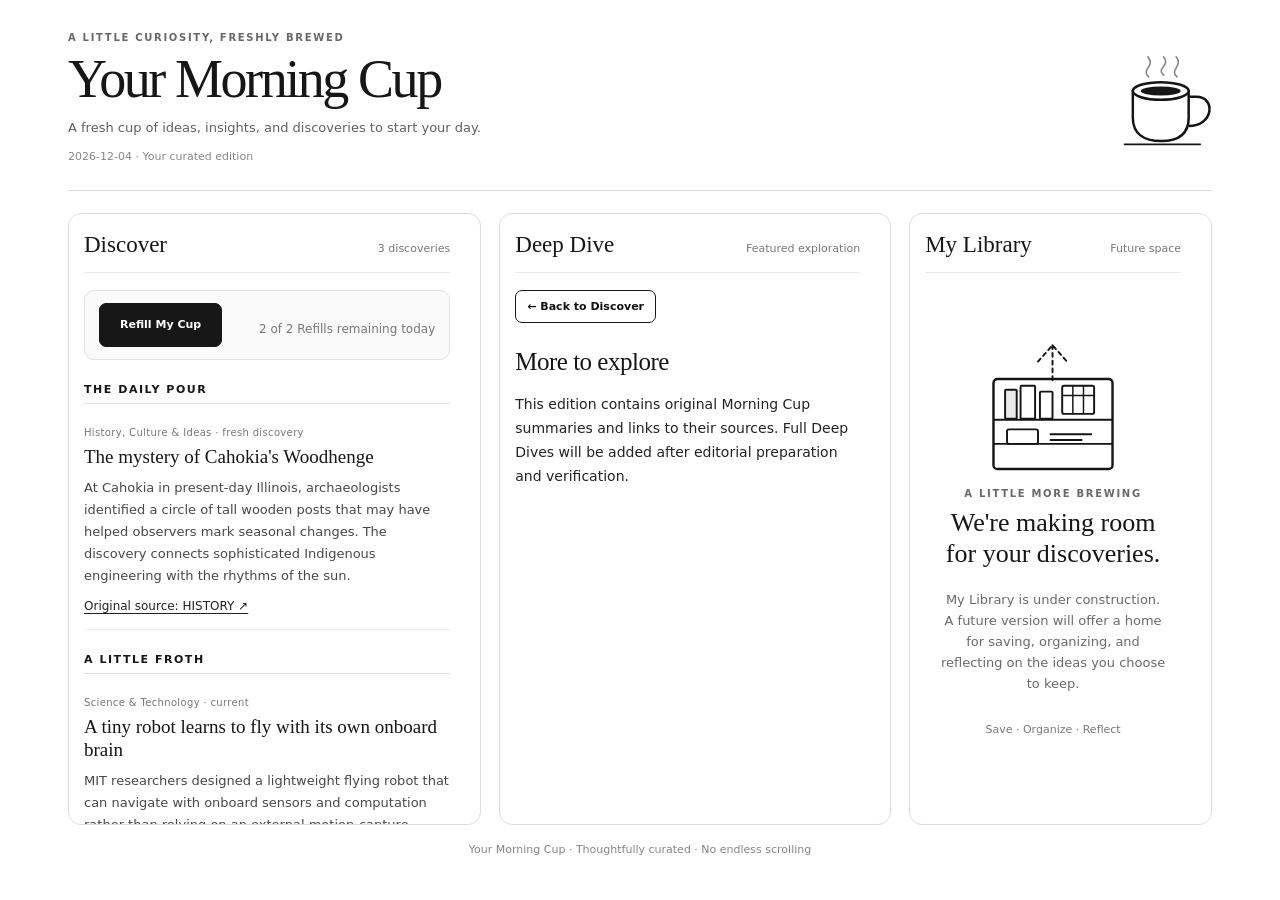
<file: index.html>
<!DOCTYPE html>
<html lang="en"><head><meta charset="utf-8"/><meta content="width=device-width, initial-scale=1" name="viewport"/><meta content="#ffffff" name="theme-color"/><meta content="Your Morning Cup: a finite, thoughtfully curated collection of ideas and discoveries." name="description"/><title>Your Morning Cup — Phase 1 Prototype</title><link rel="apple-touch-icon" sizes="180x180" href="assets/morning-cup-icon.png"/><meta name="apple-mobile-web-app-title" content="Morning Cup"/><link href="styles.css?v=20261120-refilltop1" rel="stylesheet"/><script defer="" src="app.js"></script><script defer="" src="catalog-loader.js?v=20261120-refilltop1"></script></head><body><main class="outer" id="ymc"><header class="hero"><div><div class="over">A little curiosity, freshly brewed</div><h1>Your Morning Cup</h1><p>A fresh cup of ideas, insights, and discoveries to start your day.</p><p style="margin-top:9px;font-size:11px;color:#888">October 28, 2026 · Freshly curated edition</p></div><img alt="Illustration of a coffee cup" class="cup" height="124" src="assets/coffee-cup.svg" width="120"/></header>
<nav aria-label="Morning Cup sections" class="tabs" role="tablist"><button aria-controls="ymc-discover" aria-selected="true" class="tab" data-go="discover" role="tab">Discover</button><button aria-controls="ymc-deep" aria-selected="false" class="tab" data-go="deep" role="tab" tabindex="-1">Deep Dive</button><button aria-controls="ymc-library" aria-selected="false" class="tab" data-go="library" role="tab" tabindex="-1">Library</button></nav>
<div class="panels"><section aria-label="Discover" class="pane active" id="ymc-discover" role="tabpanel"><div class="pane-scroll" id="ymc-scroll-discover"><div class="panehead"><h2>Discover</h2><span class="muted">8 discoveries</span></div>
<div class="sect">The Daily Pour</div>
<div class="item"><div class="meta">SPORTS · 2 MIN</div><h3>Rays rally in the 12th to keep World Series alive</h3><p>Trailing in the 12th inning of Game 4, Tampa Bay scored twice to beat Milwaukee 4–3. The Brewers still lead the Series 3–1, with Game 5 scheduled for tonight.</p><div class="linkline"><a href="https://apnews.com/article/8b8b1c9dba76a30e74ddaca2a929847b" rel="noopener noreferrer" target="_blank">Source: Associated Press ↗</a></div></div>
<div class="item"><div class="meta">PUBLIC LANDS · 2 MIN</div><h3>Arizona's newest national park has a volcanic origin</h3><p>NASA's Earth Observatory looks at Chiricahua National Park, where eruptions about 27 million years ago left rock that erosion sculpted into extraordinary spires and balanced formations.</p><div class="linkline"><a href="https://science.nasa.gov/earth/earth-observatory/the-land-of-the-standing-up-rocks/" rel="noopener noreferrer" target="_blank">Source: NASA Earth Observatory ↗</a></div></div>
<div class="sect">A Little Froth</div>
<div class="item"><div class="meta">ANIMAL BEHAVIOR · 2 MIN</div><h3>Do spiders dream? Their sleep is surprisingly complicated</h3><p>Researchers studying jumping spiders observed two sleep stages, including REM-like eye movements and muscle twitches. The findings do not establish that spiders dream—but they do challenge simple assumptions about animal sleep.</p><div class="linkline"><a href="https://www.sciencedaily.com/releases/2026/10/261026225555.htm" rel="noopener noreferrer" target="_blank">Source: ScienceDaily / University of Bonn ↗</a><button class="diveBtn" data-dive="1">Take a Deeper Dive?</button></div></div>
<div class="item"><div class="meta">SPACE ODDITIES · 1 MIN</div><h3>One moon briefly disappears behind another</h3><p>NASA's astronomy picture for today shows Ganymede passing in front of Io. The rare mutual occultation is a reminder that Jupiter's moons put on their own celestial performances.</p><div class="linkline"><a href="https://science.nasa.gov/image-article/apod-2026-october-28-the-mutual-occultation-of-ganymede-and-io/" rel="noopener noreferrer" target="_blank">Source: NASA Astronomy Picture of the Day ↗</a></div></div>
<div class="sect">Something to Chew On</div>
<div class="item"><div class="meta">PALEONTOLOGY · 3 MIN</div><h3>An ancient amphibian that lived at sea</h3><p>New fossils from roughly 237 million years ago point to an armored amphibian that may have spent its life in salt water—an unexpected evolutionary solution for animals whose skin generally presents challenges in marine environments.</p><div class="linkline"><a href="https://www.reuters.com/business/environment/ancient-armored-bottom-feeder-is-first-seagoing-amphibian-2026-10-27/" rel="noopener noreferrer" target="_blank">Source: Reuters ↗</a><button class="diveBtn" data-dive="1">Take a Deeper Dive?</button></div></div>
<div class="item"><div class="meta">GEOLOGY · 2 MIN</div><h3>How volcanoes built a landscape of stone towers</h3><p>The rock pinnacles at Chiricahua began with enormous volcanic deposits; weathering and erosion did the patient sculpting. NASA's satellite view reveals the larger landscape surrounding those formations.</p><div class="linkline"><a href="https://science.nasa.gov/earth/earth-observatory/the-land-of-the-standing-up-rocks/" rel="noopener noreferrer" target="_blank">Source: NASA Earth Observatory ↗</a></div></div>
<div class="item"><div class="meta">ASTRONOMY · 2 MIN</div><h3>Why Jupiter's moons sometimes eclipse each other</h3><p>The alignment needed to see one Galilean moon pass in front of another from Earth occurs around Jupiter's equinox. These events reveal how our viewing angle changes what we can observe.</p><div class="linkline"><a href="https://science.nasa.gov/image-article/apod-2026-october-28-the-mutual-occultation-of-ganymede-and-io/" rel="noopener noreferrer" target="_blank">Source: NASA Astronomy Picture of the Day ↗</a></div></div>
<div class="sect">The Last Sip</div>
<div class="item"><div class="quote"><p>“Imagination will often carry us to worlds that never were. But without it we go nowhere.”</p><span class="muted">— Carl Sagan</span></div><a href="https://carlsagan.com/books/" rel="noopener noreferrer" target="_blank">Source: The Carl Sagan Portal ↗</a></div>
<div class="edition-end"><svg aria-hidden="true" fill="none" height="35" viewbox="0 0 55 50" width="40"><path d="M8 12h30v17c0 9-6 13-15 13S8 38 8 29V12ZM38 17h7c10 0 8 18-7 18M3 46h46" stroke="#151515" stroke-linecap="round" stroke-width="2.5"></path></svg><div class="cupend">Your cup is empty. For now.</div><div class="muted">Enjoy the rest of your day.</div></div></div></section>
<section aria-label="Deep Dive" class="pane" id="ymc-deep" role="tabpanel"><div class="pane-scroll" id="ymc-scroll-deep"><div class="panehead"><h2>Deep Dive</h2><span class="muted">Featured exploration</span></div><button class="back" id="ymc-back">← Back to Discover</button><article class="article"><div class="over">Animal behavior · Paleontology · Evidence</div><h2>When nature surprises us: what spiders and ancient amphibians teach us about evidence</h2><p class="intro">What can a sleeping jumping spider and a fossil marine amphibian tell us about scientific discovery? Both stories remind us that unexpected evidence can challenge familiar assumptions—without answering every question.</p><div class="note">This is an <strong>editorial connection</strong> between two independent research stories. The findings do not establish a biological link between spider sleep and ancient amphibians.</div><h4>The surprising observations</h4><p>Researchers studying the jumping spider <em>Portia fimbriata</em> reported behavioral evidence of two regulated sleep stages. One included eye movements and muscle twitches similar in appearance to REM sleep. That is intriguing, but it does not show that spiders experience dreams.</p><p>Separately, fossil discoveries in China point to <em>Gerrothorax maritimus</em>, an amphibian that apparently lived in Triassic seas about 237 million years ago. Its armor and other characteristics have prompted hypotheses about how it managed the challenges of salt water.</p><h4>What the evidence can—and cannot—tell us</h4><p>Spider researchers observed behavior and responses to disturbance; they did not directly measure dream experiences. Paleontologists interpreted anatomy, sediment context, and chemical evidence; they cannot watch the extinct animal swim. Each field asks questions that its available evidence can address.</p><h4>The connection worth keeping</h4><p>Discovery often begins when observations fail to fit our expectations. Good inquiry means following those clues while keeping claims within what the evidence supports.</p><div class="note"><strong>Want to explore further?</strong> These are short summaries of publicly accessible reporting. Use the original sources below for methods, uncertainties, and context.</div><h4>Sources</h4><ul class="source-list"><li><a href="https://www.sciencedaily.com/releases/2026/10/261026225555.htm" rel="noopener noreferrer" target="_blank">University of Bonn research on spider sleep — ScienceDaily ↗</a></li><li><a href="https://www.reuters.com/business/environment/ancient-armored-bottom-feeder-is-first-seagoing-amphibian-2026-10-27/" rel="noopener noreferrer" target="_blank">Early marine amphibian fossil research — Reuters ↗</a></li></ul><p class="muted">This Deep Dive presents a bounded synthesis of linked reports; it is not a substitute for their full research papers.</p><h4>Other Places to Explore</h4><p>For additional curiosity-driven science discoveries, explore <a href="https://science.nasa.gov/" rel="noopener noreferrer" target="_blank">NASA Science ↗</a>.</p></article></div></section>
<section aria-label="Library" class="pane" id="ymc-library" role="tabpanel"><div class="pane-scroll"><div class="panehead"><h2>My Library</h2><span class="muted">Future space</span></div><div class="libraryView"><svg aria-label="Illustration of a library under construction" fill="none" height="155" role="img" viewbox="0 0 155 155" width="150"><rect height="93" rx="4" stroke="#151515" stroke-width="2.5" width="123" x="16" y="45"></rect><path d="M16 112h123M16 87h123" stroke="#151515" stroke-width="2"></path><rect fill="#eaeaea" height="30" rx="1" stroke="#151515" stroke-width="2" width="12" x="28" y="56"></rect><rect height="34" rx="1" stroke="#151515" stroke-width="2" width="15" x="44" y="52"></rect><rect height="28" rx="1" stroke="#151515" stroke-width="2" width="13" x="64" y="58"></rect><rect height="29" rx="2" stroke="#151515" stroke-width="2" width="33" x="87" y="52"></rect><path d="M87 62h33M98 52v29M109 52v29" stroke="#151515" stroke-width="1.5"></path><rect height="15" rx="2" stroke="#151515" stroke-width="2" width="32" x="30" y="97"></rect><path d="M75 102h42M75 108h32" stroke="#151515" stroke-linecap="round" stroke-width="2"></path><path d="M62 27l15-17 15 17M77 10v37" stroke="#151515" stroke-dasharray="4 4" stroke-linecap="round" stroke-linejoin="round" stroke-width="2"></path></svg><div class="over">A little more brewing</div><h3>We're making room<br/>for your discoveries.</h3><p>My Library is under construction. A future version will offer a home for saving, organizing, and reflecting on the ideas you choose to keep.</p><div class="muted" style="margin-top:16px">Save · Organize · Reflect</div></div></div></section></div><footer class="foot">October 28, 2026 · Thoughtfully curated · No endless scrolling</footer></main></body></html>
</file>
<file: styles.css>
:root{font-family:ui-sans-serif,system-ui,-apple-system,BlinkMacSystemFont,"Segoe UI",sans-serif;color:#161616;background:#fff}*{box-sizing:border-box}body{margin:0}button{font:inherit;cursor:pointer}a{color:#222;text-decoration:underline;text-underline-offset:3px}button:focus-visible,a:focus-visible{outline:3px solid #111;outline-offset:3px}.outer{max-width:1180px;margin:auto;padding:24px 18px 18px}.hero{display:flex;justify-content:space-between;gap:20px;align-items:center;border-bottom:1px solid #dedede;padding:8px 0 22px}h1{font-family:Georgia,serif;font-size:clamp(32px,6vw,54px);font-weight:500;line-height:1.08;letter-spacing:-.045em;margin:7px 0 10px}.over{font-size:10px;letter-spacing:.17em;text-transform:uppercase;font-weight:750;color:#686868}.hero p{font-size:13px;line-height:1.6;color:#606060;margin:0;max-width:440px}.cup{width:100px;height:105px;flex-shrink:0}.tabs{display:flex;margin-top:18px;border-bottom:1px solid #ddd;gap:3px}.tab{background:white;border:0;color:#777;padding:13px 15px;font-size:13px;border-bottom:2px solid transparent}.tab[aria-selected=true]{color:#111;font-weight:750;border-bottom-color:#111}.panels{display:grid;grid-template-columns:1fr;gap:18px;margin-top:18px}.pane{display:none;min-width:0;border:1px solid #ddd;border-radius:13px;background:white;overflow:hidden}.pane.active{display:block}.pane-scroll{max-height:590px;overflow-y:auto;overscroll-behavior:contain;scrollbar-gutter:stable;padding:20px 19px}.panehead{display:flex;align-items:baseline;justify-content:space-between;gap:8px;border-bottom:1px solid #e8e8e8;padding-bottom:14px;margin-bottom:17px}.panehead h2{font-family:Georgia,serif;font-size:26px;font-weight:500;margin:0}.muted{color:#777;font-size:11px}.sect{margin:23px 0 11px;padding-bottom:7px;border-bottom:1px solid #e2e2e2;font-size:11px;letter-spacing:.14em;text-transform:uppercase;font-weight:800}.sect:first-of-type{margin-top:5px}.item{padding:12px 0 16px;border-bottom:1px solid #eee}.item:last-child{border-bottom:0}.meta{font-size:10px;color:#777;letter-spacing:.035em}h3{font-family:Georgia,serif;font-size:20px;line-height:1.2;font-weight:500;margin:8px 0}.item p,.article p{font-size:13px;line-height:1.7;color:#484848;margin:7px 0 12px}.linkline{display:flex;align-items:center;gap:14px;flex-wrap:wrap}.linkline a{font-size:12px}.diveBtn,.back{border:1px solid #171717;background:#171717;color:#fff;border-radius:7px;font-size:11px;padding:9px 11px;font-weight:700}.back{background:#fff;color:#111;margin-bottom:17px}.article h2{font-family:Georgia,serif;font-size:29px;font-weight:500;line-height:1.15;letter-spacing:-.02em;margin:8px 0 17px}.article h4{font-size:11px;text-transform:uppercase;letter-spacing:.12em;margin:23px 0 8px}.article .intro{font-size:14px;color:#222}.quote{border-left:2px solid #222;padding:8px 15px;margin:14px 0}.quote p{font-family:Georgia,serif;font-size:18px;line-height:1.5;color:#222}.libraryView{min-height:380px;display:flex;flex-direction:column;align-items:center;justify-content:center;text-align:center;padding:15px}.libraryView h3{font-size:26px}.libraryView p{font-size:13px;line-height:1.6;color:#6a6a6a;max-width:260px}.foot{padding:18px 0 5px;text-align:center;color:#858585;font-size:11px}.source-list{padding-left:18px}.source-list li{font-size:12px;line-height:1.6;margin:7px 0}.edition-end{text-align:center;padding:25px 10px 5px}.edition-end .cupend{font-family:Georgia,serif;font-size:19px;margin:6px 0}.note{background:#f7f7f7;border:1px solid #ededed;border-radius:9px;padding:12px 13px;font-size:12px;line-height:1.65;color:#555;margin:12px 0}@media(min-width:1000px){.tabs{display:none}.panels{grid-template-columns:1.16fr 1.1fr .85fr;margin-top:22px}.pane,.pane.active{display:block}.pane-scroll{height:610px;max-height:610px;padding:18px 15px}.panehead h2{font-size:23px}.hero{padding-bottom:24px}.item h3{font-size:19px}.article h2{font-size:25px}.libraryView{min-height:490px}}@media(min-width:640px) and (max-width:999px){.outer{padding:30px}.pane-scroll{max-height:650px}.cup{width:116px;height:120px}}@media(max-width:390px){.outer{padding:18px 12px}.hero{gap:8px}.cup{width:72px;height:86px}.tab{padding:12px 11px}.pane-scroll{padding:17px 14px}}
/* Keep the primary refill action near the top of Discover, above Safari's bottom toolbar. */
.ymc-refill-controls{border:1px solid #e2e2e2;border-radius:10px;background:#fafafa;padding:12px 14px;margin:8px 0 18px;display:flex;gap:10px;align-items:center;justify-content:space-between;flex-wrap:wrap}
.ymc-refill-controls .diveBtn{flex-shrink:0;min-height:44px}
.ymc-refill-controls .muted{font-size:12px;line-height:1.4;margin:0}
@media(max-width:480px){.ymc-refill-controls{align-items:stretch;flex-direction:column}.ymc-refill-controls .diveBtn{width:100%}}
</file>
